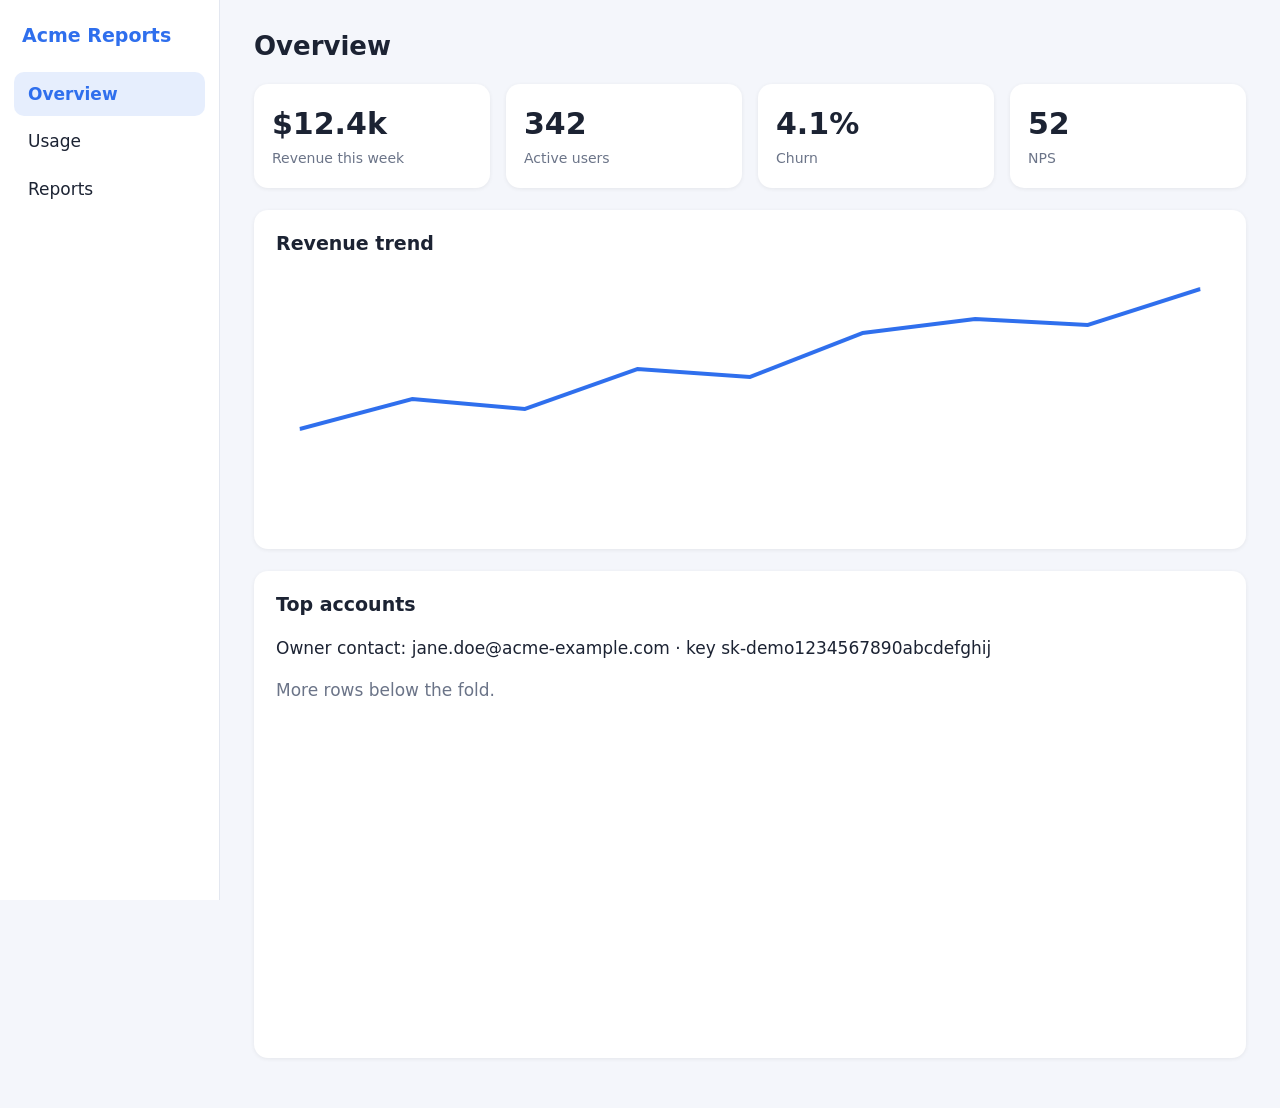
<file: .claude/skills/narrated-screen-video/assets/demo-site/index.html>
<!doctype html>
<html lang="en"><head><meta charset="utf-8"><title>Acme Reports</title>
<meta name="viewport" content="width=device-width,initial-scale=1">
<style>
:root{--acc:#2f6fed;--bg:#f4f6fb;--card:#fff;--ink:#1c2333;--mut:#6b7488}
*{box-sizing:border-box}body{margin:0;font:17px/1.45 system-ui,sans-serif;background:var(--bg);color:var(--ink);display:flex}
aside{width:220px;min-height:100vh;background:#fff;border-right:1px solid #e3e7f0;padding:22px 14px;position:fixed;top:0;bottom:0}
aside h1{font-size:19px;margin:0 8px 22px;color:var(--acc)}
#nav button{display:block;width:100%;text-align:left;font:inherit;padding:10px 14px;margin:3px 0;border:0;border-radius:10px;background:none;cursor:pointer;color:var(--ink)}
#nav button.on{background:color-mix(in srgb,var(--acc) 12%,#fff);color:var(--acc);font-weight:600}
main{margin-left:220px;padding:28px 34px;width:calc(100% - 220px)}
section[hidden]{display:none}h2{margin:0 0 18px;font-size:26px}
.kpis{display:grid;grid-template-columns:repeat(4,1fr);gap:16px;margin-bottom:22px}
.kpi{background:var(--card);border-radius:14px;padding:18px;box-shadow:0 1px 4px #0001}.kpi b{display:block;font-size:30px}.kpi span{color:var(--mut);font-size:14px}
.card{background:var(--card);border-radius:14px;padding:20px 22px;margin-bottom:22px;box-shadow:0 1px 4px #0001}.card h3{margin:0 0 12px;font-size:19px}
canvas{width:100%;height:260px;display:block}.tw{overflow-x:auto}table{border-collapse:collapse;width:1900px}th,td{padding:9px 14px;border-bottom:1px solid #edf0f6;text-align:left;white-space:nowrap}
.pad{height:360px;color:var(--mut)}
</style></head><body>
<aside><h1>Acme Reports</h1><div id="nav"><button data-s="overview" class="on">Overview</button><button data-s="usage">Usage</button><button data-s="reports">Reports</button></div></aside>
<main>
<section id="s-overview"><h2>Overview</h2>
 <div class="kpis"><div class="kpi"><b>$12.4k</b><span>Revenue this week</span></div><div class="kpi"><b>342</b><span>Active users</span></div><div class="kpi"><b>4.1%</b><span>Churn</span></div><div class="kpi"><b>52</b><span>NPS</span></div></div>
 <div class="card" id="trend"><h3>Revenue trend</h3><canvas id="c1" width="1200" height="260"></canvas></div>
 <div class="card"><h3>Top accounts</h3><p>Owner contact: jane.doe@acme-example.com &middot; key sk-demo1234567890abcdefghij</p><div class="pad">More rows below the fold.</div></div>
</section>
<section id="s-usage" hidden><h2>Usage</h2>
 <div class="card"><h3>Daily active users</h3><canvas id="c2" width="1200" height="260"></canvas></div>
 <div class="card" id="adoption"><h3>Feature adoption</h3><div class="tw"><table><tr><th>Feature</th><th>Mon</th><th>Tue</th><th>Wed</th><th>Thu</th><th>Fri</th><th>Sat</th><th>Sun</th><th>Trend</th><th>Owner</th><th>Notes</th><th>Status</th></tr>
 <tr><td>Search</td><td>81</td><td>84</td><td>80</td><td>86</td><td>88</td><td>41</td><td>39</td><td>up</td><td>Priya</td><td>Fast</td><td>Healthy</td></tr>
 <tr><td>Export</td><td>22</td><td>25</td><td>24</td><td>28</td><td>31</td><td>9</td><td>8</td><td>up</td><td>Sam</td><td>Needs docs</td><td>Watch</td></tr></table></div></div>
</section>
<section id="s-reports" hidden><h2>Reports</h2>
 <div class="card"><h3>Weekly summary</h3><p>Revenue grew 6% and churn fell for the third week running.</p></div>
 <div class="card"><h3>Scheduled reports</h3><p>Monday 08:00 &middot; Finance team &middot; PDF</p></div>
</section></main>
<script>
const show=s=>{document.querySelectorAll('main section').forEach(x=>x.hidden=x.id!=='s-'+s);document.querySelectorAll('#nav button').forEach(b=>b.classList.toggle('on',b.dataset.s===s));scrollTo(0,0)};
document.getElementById('nav').onclick=e=>{const b=e.target.closest('button');if(b)show(b.dataset.s)};
function line(id,pts){const c=document.getElementById(id),x=c.getContext('2d');x.clearRect(0,0,1200,260);x.strokeStyle='#2f6fed';x.lineWidth=4;x.beginPath();
 pts.forEach((p,i)=>{const X=30+i*(1140/(pts.length-1)),Y=240-p*2;i?x.lineTo(X,Y):x.moveTo(X,Y)});x.stroke()}
line('c1',[40,55,50,70,66,88,95,92,110]);line('c2',[30,38,35,60,58,72,70,80,86]);
</script></body></html>
</file>
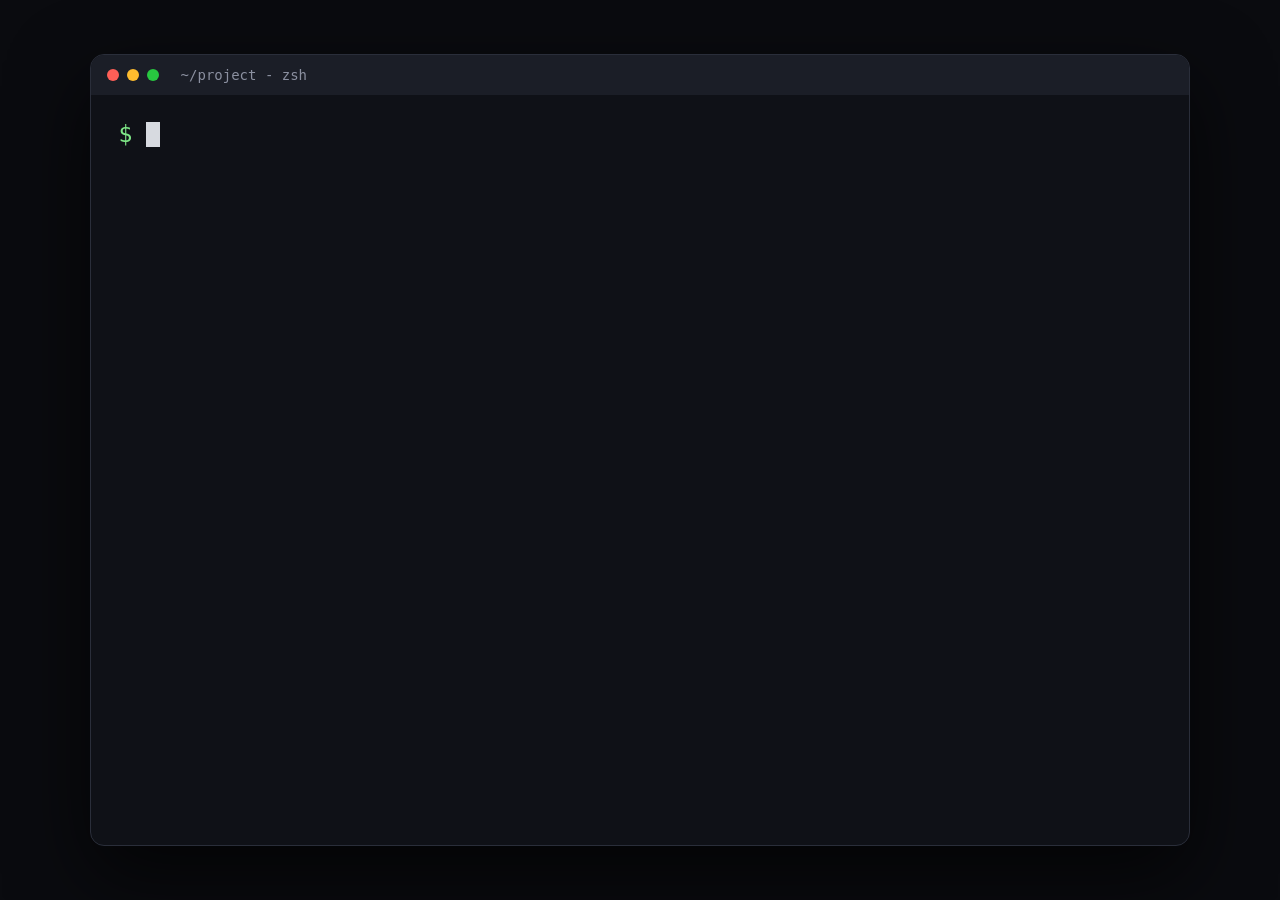
<file: .claude/skills/narrated-screen-video/assets/terminal-replay.html>
<!doctype html>
<html lang="en"><head><meta charset="utf-8"><title>Terminal</title>
<!-- A scripted terminal for recording CLI tools with the same pipeline as a web app.
     Serve this file (python3 -m http.server) and drive it from the storyboard with the `eval` action:
       {"eval": "T.run([['cmd','npm install acme'],['out','added 42 packages in 3s'],['cmd','acme init'],['out',['Created acme.config.json','Ready.']]])"}
     T.cmd(text)    types a command after the prompt, then "presses Enter"
     T.out(text|[lines], {delay})   prints output lines one by one (delay ms between lines, default 120)
     T.comment(text) prints a dim comment line      T.clear()   clears the screen      T.wait(ms)
     Colours in output: wrap with {g}green{/} {r}red{/} {y}yellow{/} {b}blue{/} {d}dim{/}
     Use the real output of the real tool: run it once, paste what it printed. Never invent output. -->
<style>
:root{--bg:#0f1117;--fg:#d7dae0;--acc:#7ee787;--bar:#1b1e27}
html,body{margin:0;height:100%;background:#0a0b0f;font-family:ui-monospace,SFMono-Regular,Menlo,Consolas,monospace}
#win{position:absolute;inset:6% 7%;background:var(--bg);border-radius:14px;box-shadow:0 30px 80px #000a;display:flex;flex-direction:column;overflow:hidden;border:1px solid #2a2e3a}
#bar{height:40px;background:var(--bar);display:flex;align-items:center;gap:8px;padding:0 16px;color:#8b90a0;font-size:14px}
#bar i{width:12px;height:12px;border-radius:50%;display:inline-block}#bar span{margin-left:14px}
#term{flex:1;padding:22px 28px;color:var(--fg);font-size:23px;line-height:1.5;overflow:hidden;white-space:pre-wrap;word-break:break-word}
.p{color:var(--acc)}.d{color:#6b7184}.g{color:#7ee787}.r{color:#ff7b72}.y{color:#e3b341}.b{color:#79c0ff}
.cur{display:inline-block;width:.6em;height:1.1em;background:var(--fg);vertical-align:text-bottom;animation:bl 1s steps(1) infinite}@keyframes bl{50%{opacity:0}}
</style></head><body>
<div id="win"><div id="bar"><i style="background:#ff5f57"></i><i style="background:#febc2e"></i><i style="background:#28c840"></i><span>~/project - zsh</span></div><div id="term"></div></div>
<script>
const term = document.getElementById('term'), PROMPT = '<span class="p">$</span> ';
const sleep = ms => new Promise(r => setTimeout(r, ms));
const esc = s => String(s).replace(/&/g, '&amp;').replace(/</g, '&lt;');
const col = s => esc(s).replace(/\{([grybd])\}/g, '<span class="$1">').replace(/\{\/\}/g, '</span>');
let line = null, armed = false;     // armed: the last line is an empty prompt waiting for a command
function newLine(html) { line = document.createElement('div'); line.innerHTML = html; term.appendChild(line); term.scrollTop = term.scrollHeight; return line; }
function cursor(on) { const c = term.querySelector('.cur'); if (c) c.remove(); if (on && line) line.insertAdjacentHTML('beforeend', '<span class="cur"></span>'); }
window.T = {
  async cmd(text, o) { const sp = (o && o.speed) || 38; if (!armed) newLine(PROMPT); armed = false; const base = line.innerHTML; let typed = '';
    for (const ch of text) { typed += ch; line.innerHTML = base + esc(typed); cursor(true); await sleep(sp + Math.random() * 22); }
    await sleep(380); cursor(false); },
  async out(lines, o) { const d = (o && o.delay) || 120; for (const l of [].concat(lines)) { newLine(col(l)); await sleep(d); } cursor(false); },
  async comment(t) { newLine('<span class="d"># ' + esc(t) + '</span>'); await sleep(200); },
  async wait(ms) { await sleep(ms); },
  clear() { term.innerHTML = ''; line = null; newLine(PROMPT); armed = true; cursor(true); },
  async run(steps) { for (const [k, a, o] of steps) { if (k === 'cmd') await T.cmd(a, o); else if (k === 'out') await T.out(a, o); else if (k === 'comment') await T.comment(a); else if (k === 'wait') await T.wait(a); else if (k === 'clear') T.clear(); } if (!armed) { newLine(PROMPT); armed = true; } cursor(true); }
};
newLine(PROMPT); armed = true; cursor(true);
</script></body></html>
</file>
